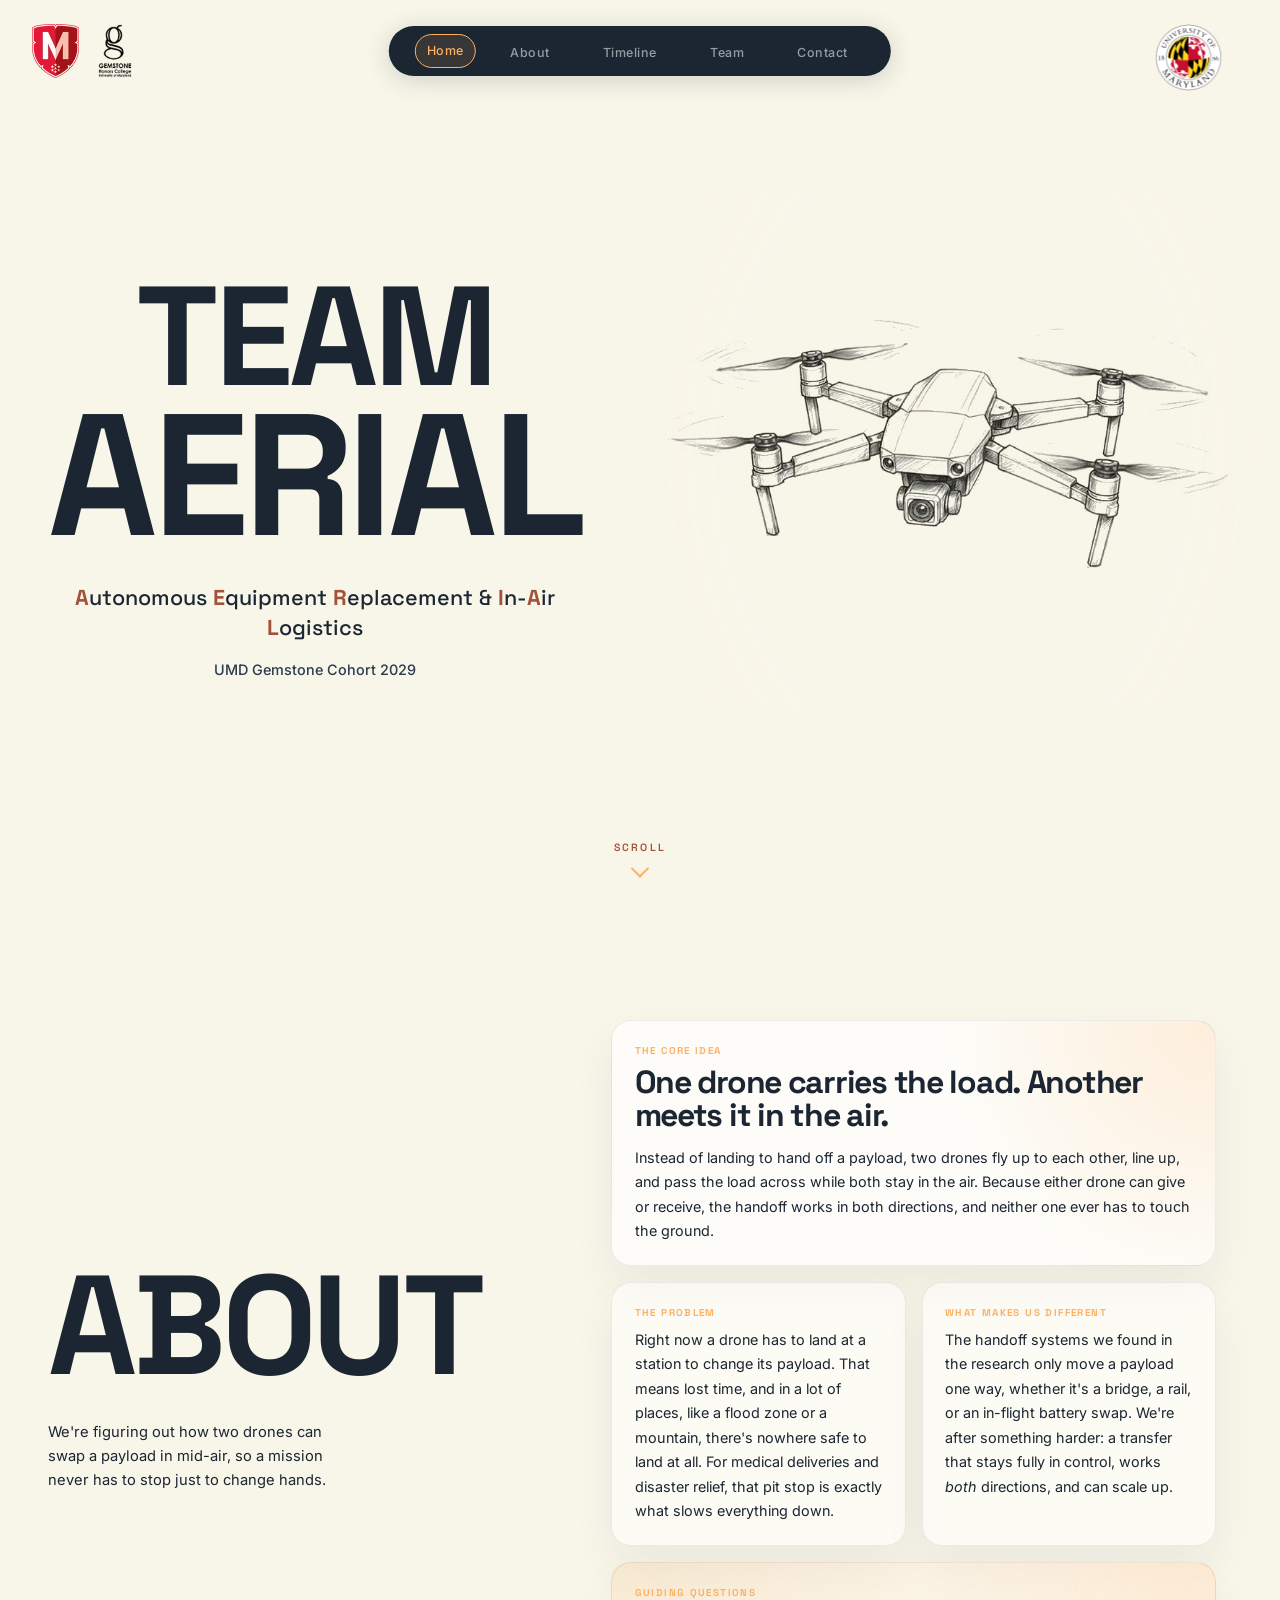
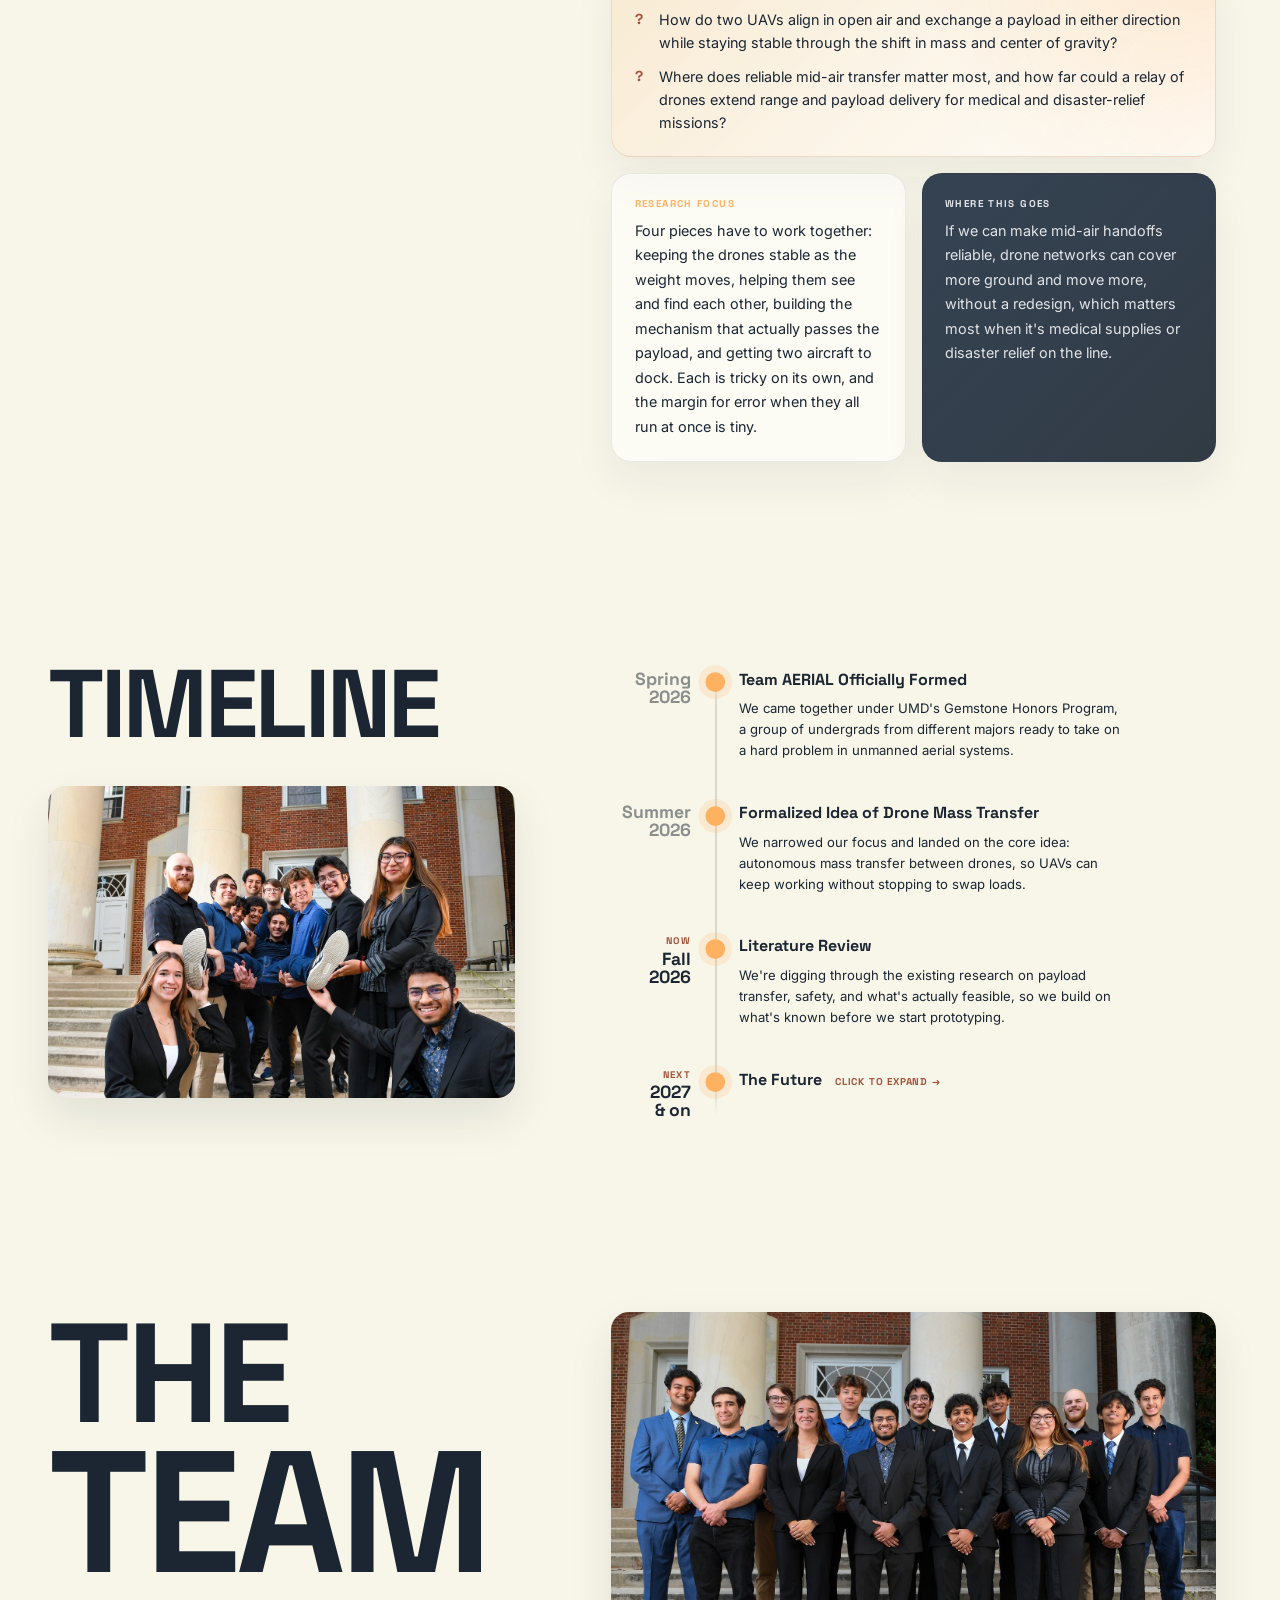
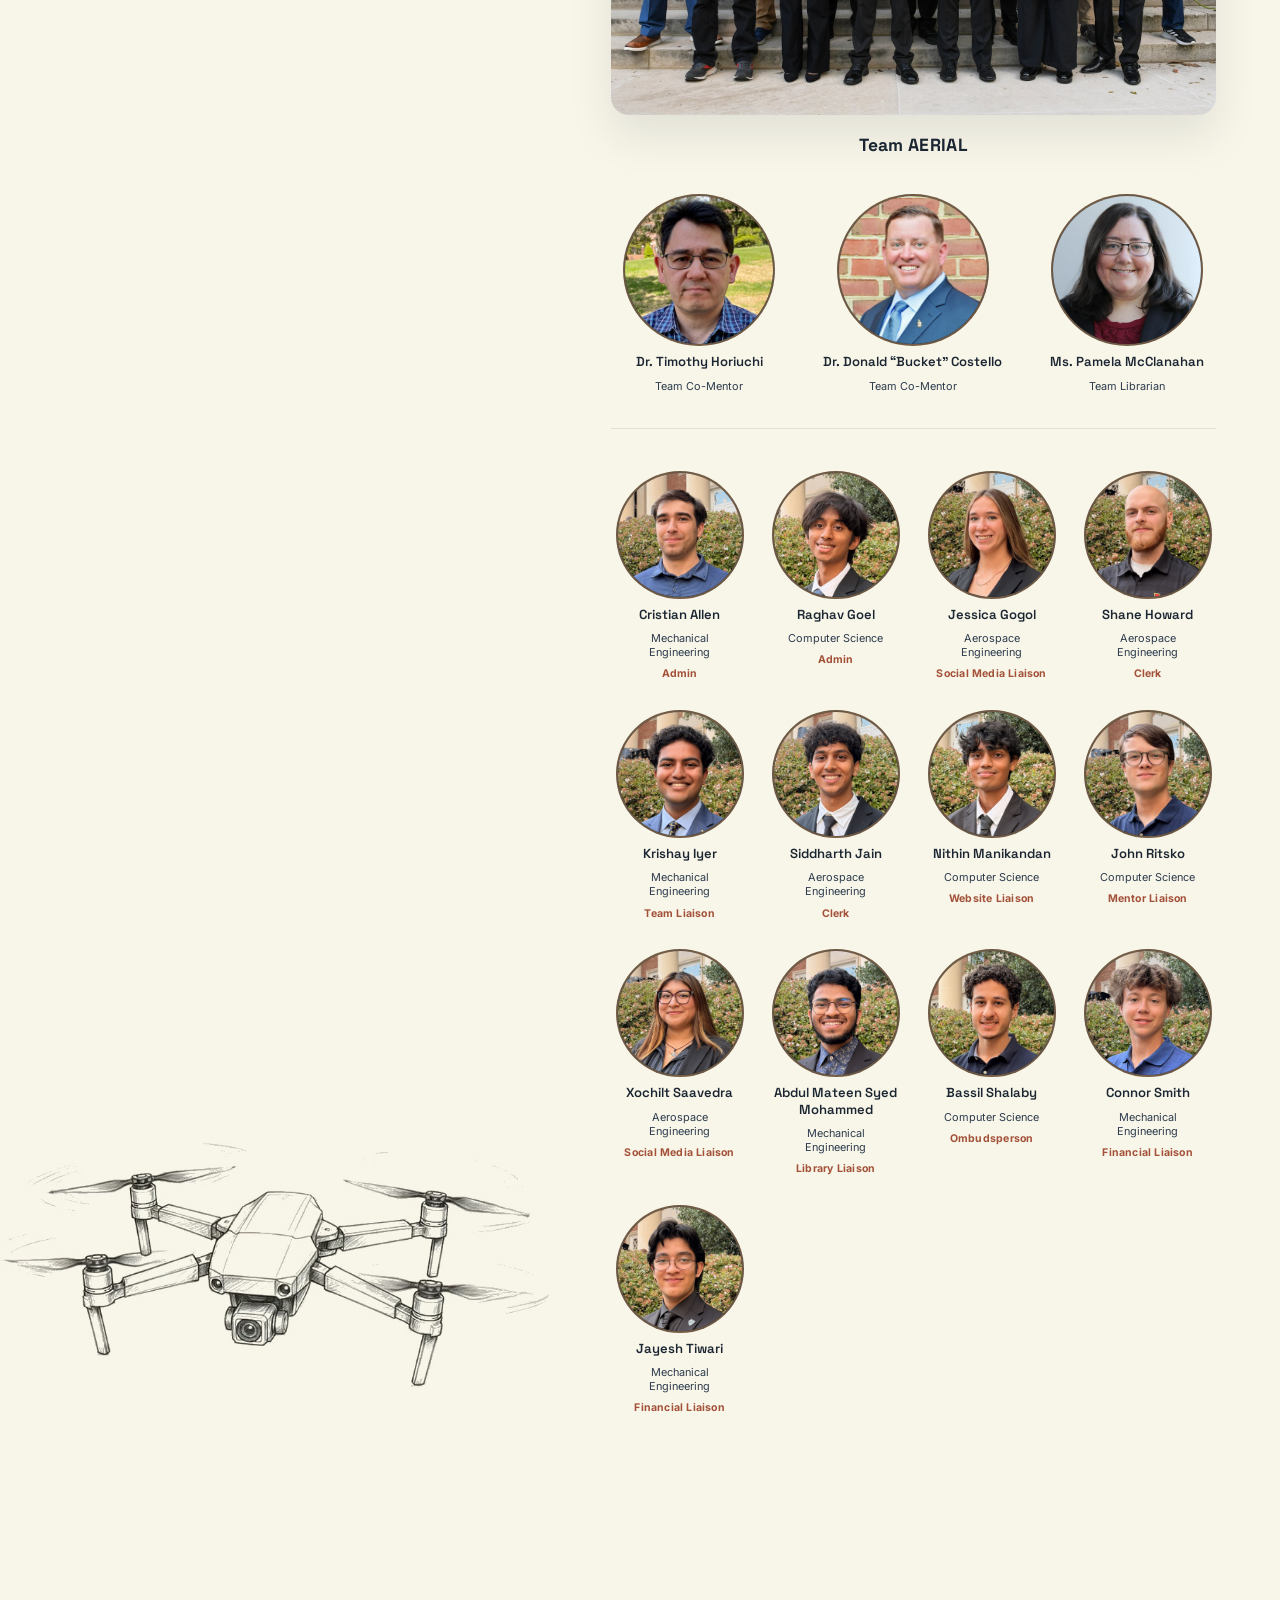
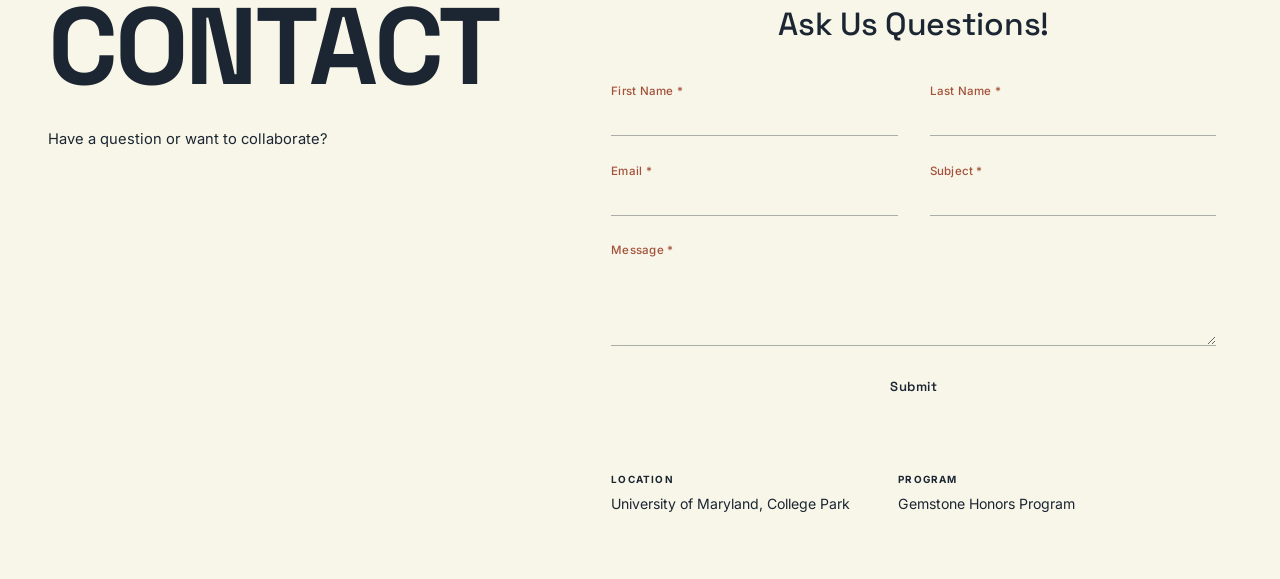
<file: index.html>
<!DOCTYPE html>
<html lang="en">
<head>
  <meta charset="UTF-8" />
  <meta name="viewport" content="width=device-width, initial-scale=1.0" />
  <title>Team AERIAL</title>
  <link rel="stylesheet" href="styles.css?v=8" />
  <link rel="preconnect" href="https://fonts.googleapis.com" />
  <link rel="preconnect" href="https://fonts.gstatic.com" crossorigin />
  <link href="https://fonts.googleapis.com/css2?family=Inter:ital,wght@0,300;0,400;0,500;0,600;0,700;0,800;0,900;1,300;1,700&family=Space+Grotesk:wght@300;400;500;600;700&display=swap" rel="stylesheet" />
</head>
<body class="at-home">

  <!-- HOME HEADER LOGOS (visible on Home only) -->
  <div class="site-header" aria-hidden="false">
    <div class="header-left">
      <img src="honors-college.avif" alt="University of Maryland Honors College" class="header-logo" />
      <img src="g_honors_college SMALL_2.avif" alt="Gemstone Honors College" class="header-logo" />
    </div>
    <div class="header-right">
      <img src="University-of-Maryland-Seal-Logo.png" alt="University of Maryland Seal" class="header-seal" />
    </div>
  </div>

  <!-- NAV -->
  <nav id="navbar">
    <div class="nav-pill">
      <button class="nav-toggle" type="button" aria-expanded="false" aria-controls="navbar" aria-label="Open navigation menu">
        <span class="nav-toggle-label">Menu</span>
        <span></span>
        <span></span>
        <span></span>
      </button>
      <a href="javascript:void(0)" class="nav-logo" data-page="home">Home</a>
      <div class="nav-menu">
        <ul class="nav-left">
          <li><a href="javascript:void(0)" data-page="about">About</a></li>
          <li><a href="javascript:void(0)" data-page="timeline">Timeline</a></li>
          <li><a href="javascript:void(0)" data-page="team">Team</a></li>
          <li><a href="javascript:void(0)" data-page="contact">Contact</a></li>
        </ul>
      </div>
    </div>
  </nav>

  <!-- FULL-SCREEN SCROLL SITE -->
  <div class="site">

    <!-- ── HOME ─────────────────────────────────── -->
    <section class="page" data-page="home" id="home">
      <div class="page-left home-left">
        <div class="hero-titles">
          <div class="hero-word w1">TEAM</div>
          <div class="hero-word w2">AERIAL</div>
        </div>
        <div class="home-copy">
          <p class="home-acronym"><strong>A</strong>utonomous <strong>E</strong>quipment <strong>R</strong>eplacement &amp; <strong>I</strong>n-<strong>A</strong>ir <strong>L</strong>ogistics</p>
          <p class="home-cohort">UMD Gemstone Cohort 2029</p>
        </div>
      </div>
      <div class="page-right">
        <div class="drone-stage">
          <div class="drone-glow"></div>
          <video class="drone-art" src="drone_video_pingpong.mp4" poster="drone_poster.jpg"
            autoplay muted playsinline loop></video>
        </div>
      </div>
      <button class="scroll-prompt" data-goto="about" aria-label="Scroll to About">
        <span>Scroll</span>
        <span class="scroll-chevron"></span>
      </button>
    </section>

    <!-- ── ABOUT ─────────────────────────────────── -->
    <section class="page" data-page="about" id="about">
      <div class="page-left">
        <div class="hero-titles">
          <div class="hero-word w1">ABOUT</div>
        </div>
        <div class="page-sub">
          <p class="page-lead">We're figuring out how two drones can swap a payload in mid-air, so a mission never has to stop just to change hands.</p>
        </div>
      </div>
      <div class="page-right padded">
        <section class="about-panel about-panel-hero about-panel-full">
          <span class="about-section-title">The Core Idea</span>
          <h2 class="about-main-headline">One drone carries the load. Another meets it in the air.</h2>
          <p class="about-body">Instead of landing to hand off a payload, two drones fly up to each other, line up, and pass the load across while both stay in the air. Because either drone can give or receive, the handoff works in both directions, and neither one ever has to touch the ground.</p>
        </section>
        <div class="about-story-grid">
          <section class="about-panel">
            <span class="about-section-title">The Problem</span>
            <p class="about-body">Right now a drone has to land at a station to change its payload. That means lost time, and in a lot of places, like a flood zone or a mountain, there's nowhere safe to land at all. For medical deliveries and disaster relief, that pit stop is exactly what slows everything down.</p>
          </section>
          <section class="about-panel">
            <span class="about-section-title">What Makes Us Different</span>
            <p class="about-body">The handoff systems we found in the research only move a payload one way, whether it's a bridge, a rail, or an in-flight battery swap. We're after something harder: a transfer that stays fully in control, works <em>both</em> directions, and can scale up.</p>
          </section>
        </div>
        <section class="about-panel about-panel-full about-why">
          <span class="about-section-title">Guiding Questions</span>
          <ul class="about-questions">
            <li>How do two UAVs align in open air and exchange a payload in either direction while staying stable through the shift in mass and center of gravity?</li>
            <li>Where does reliable mid-air transfer matter most, and how far could a relay of drones extend range and payload delivery for medical and disaster-relief missions?</li>
          </ul>
        </section>
        <div class="about-story-grid">
          <section class="about-panel">
            <span class="about-section-title">Research Focus</span>
            <p class="about-body">Four pieces have to work together: keeping the drones stable as the weight moves, helping them see and find each other, building the mechanism that actually passes the payload, and getting two aircraft to dock. Each is tricky on its own, and the margin for error when they all run at once is tiny.</p>
          </section>
          <section class="about-panel about-panel-accent">
            <span class="about-section-title">Where This Goes</span>
            <p class="about-body">If we can make mid-air handoffs reliable, drone networks can cover more ground and move more, without a redesign, which matters most when it's medical supplies or disaster relief on the line.</p>
          </section>
        </div>
      </div>
    </section>

    <!-- ── TIMELINE ───────────────────────────────── -->
    <section class="page" data-page="timeline" id="timeline">
      <div class="page-left">
        <div class="hero-titles timeline-titles">
          <div class="hero-word w1 timeline-word">TIMELINE</div>
        </div>
        <div class="page-sub">
          <div class="side-image side-image-timeline">
            <img src="photos/fun.jpg" alt="Team AERIAL" />
          </div>
        </div>
      </div>
      <div class="page-right padded">
        <div class="timeline">
          <div class="tl-line"></div>

          <div class="tl-item">
            <div class="tl-year">Spring<br/>2026</div>
            <div class="tl-dot"></div>
            <div class="tl-card">
              <h3 class="tl-head">Team AERIAL Officially Formed</h3>
              <p class="tl-detail">We came together under UMD's Gemstone Honors Program, a group of undergrads from different majors ready to take on a hard problem in unmanned aerial systems.</p>
            </div>
          </div>

          <div class="tl-item">
            <div class="tl-year">Summer<br/>2026</div>
            <div class="tl-dot"></div>
            <div class="tl-card">
              <h3 class="tl-head">Formalized Idea of Drone Mass Transfer</h3>
              <p class="tl-detail">We narrowed our focus and landed on the core idea: autonomous mass transfer between drones, so UAVs can keep working without stopping to swap loads.</p>
            </div>
          </div>

          <div class="tl-item is-now">
            <div class="tl-year"><span class="tl-nowtag">Now</span>Fall<br/>2026</div>
            <div class="tl-dot"></div>
            <div class="tl-card">
              <h3 class="tl-head">Literature Review</h3>
              <p class="tl-detail">We're digging through the existing research on payload transfer, safety, and what's actually feasible, so we build on what's known before we start prototyping.</p>
            </div>
          </div>

          <div class="tl-item tl-future" id="tlFuture">
            <div class="tl-year"><span class="tl-nowtag">Next</span>2027<br/>&amp; on</div>
            <div class="tl-dot"></div>
            <div class="tl-card">
              <button class="tl-future-toggle" type="button" aria-expanded="false" aria-controls="tlFutureList">
                <h3 class="tl-head">The Future</h3>
                <span class="tl-future-hint">Click to expand →</span>
              </button>
              <div class="tl-future-list" id="tlFutureList">
                <div class="tl-fut"><span class="tl-fut-term">Spring 2027</span><span class="tl-fut-title">Research Proposal &amp; Library Awards</span></div>
                <div class="tl-fut"><span class="tl-fut-term">Summer 2027</span><span class="tl-fut-title">Preliminary Simulation &amp; Design</span></div>
                <div class="tl-fut"><span class="tl-fut-term">Fall 2027</span><span class="tl-fut-title">Ground Testing &amp; Present @ Do Good Showcase</span></div>
                <div class="tl-fut"><span class="tl-fut-term">Spring 2028</span><span class="tl-fut-title">Drone Optimization &amp; Present @ Undergraduate Research Day</span></div>
                <div class="tl-fut"><span class="tl-fut-term">Summer 2028</span><span class="tl-fut-title">Final Design &amp; Testing</span></div>
                <div class="tl-fut"><span class="tl-fut-term">Fall 2028</span><span class="tl-fut-title">Complete Drone Implementation &amp; Draft Thesis</span></div>
                <div class="tl-fut"><span class="tl-fut-term">Spring 2029</span><span class="tl-fut-title">Thesis Defense</span></div>
              </div>
            </div>
          </div>

        </div>
      </div>
    </section>

    <!-- ── TEAM ───────────────────────────────────── -->
    <section class="page" data-page="team" id="team">
      <div class="page-left">
        <div class="hero-titles">
          <div class="hero-word w1">THE</div>
          <div class="hero-word w2">TEAM</div>
        </div>
      </div>
      <div class="team-drone-stage">
        <div class="team-drone-mover">
          <video class="drone-art team-drone" src="drone_video_pingpong.mp4" poster="drone_poster.jpg"
            autoplay muted playsinline loop></video>
        </div>
      </div>
      <div class="page-right padded">
        <div class="team-photo">
          <img src="photos/team.jpg" alt="Team AERIAL group photo" />
        </div>
        <div class="team-photo-label">Team AERIAL</div>

        <div class="mentor-row">
          <div class="person">
            <div class="person-av"><img src="photos/timothy.jpg" alt="Dr. Timothy Horiuchi" /></div>
            <span class="person-name">Dr. Timothy Horiuchi</span>
            <span class="person-role">Team Co-Mentor</span>
          </div>
          <div class="person">
            <div class="person-av"><img src="photos/donald.jpg" alt="Dr. Donald Costello" /></div>
            <span class="person-name">Dr. Donald &ldquo;Bucket&rdquo; Costello</span>
            <span class="person-role">Team Co-Mentor</span>
          </div>
          <div class="person">
            <div class="person-av"><img src="photos/pam.jpg" alt="Dr. Pamela McClanahan" /></div>
            <span class="person-name">Ms. Pamela McClanahan</span>
            <span class="person-role">Team Librarian</span>
          </div>
        </div>

        <div class="student-grid">
          <div class="person"><div class="person-av"><img src="photos/cristian.jpg" alt="Cristian Allen" /></div><span class="person-name">Cristian Allen</span><span class="person-role">Mechanical Engineering</span><span class="person-team">Admin</span></div>
          <div class="person"><div class="person-av"><img src="photos/raghav.jpg" alt="Raghav Goel" /></div><span class="person-name">Raghav Goel</span><span class="person-role">Computer Science</span><span class="person-team">Admin</span></div>
          <div class="person"><div class="person-av"><img src="photos/jessica.jpg" alt="Jessica Gogol" /></div><span class="person-name">Jessica Gogol</span><span class="person-role">Aerospace Engineering</span><span class="person-team">Social Media Liaison</span></div>
          <div class="person"><div class="person-av"><img src="photos/shane.jpg" alt="Shane Howard" /></div><span class="person-name">Shane Howard</span><span class="person-role">Aerospace Engineering</span><span class="person-team">Clerk</span></div>
          <div class="person"><div class="person-av"><img src="photos/krishay.jpg" alt="Krishay Iyer" /></div><span class="person-name">Krishay Iyer</span><span class="person-role">Mechanical Engineering</span><span class="person-team">Team Liaison</span></div>
          <div class="person"><div class="person-av"><img src="photos/siddharth.jpg" alt="Siddharth Jain" /></div><span class="person-name">Siddharth Jain</span><span class="person-role">Aerospace Engineering</span><span class="person-team">Clerk</span></div>
          <div class="person"><div class="person-av"><img src="photos/nithin.jpg" alt="Nithin Manikandan" /></div><span class="person-name">Nithin Manikandan</span><span class="person-role">Computer Science</span><span class="person-team">Website Liaison</span></div>
          <div class="person"><div class="person-av"><img src="photos/john.jpg" alt="John Ritsko" /></div><span class="person-name">John Ritsko</span><span class="person-role">Computer Science</span><span class="person-team">Mentor Liaison</span></div>
          <div class="person"><div class="person-av"><img src="photos/xochilt.jpg" alt="Xochilt Saavedra" /></div><span class="person-name">Xochilt Saavedra</span><span class="person-role">Aerospace Engineering</span><span class="person-team">Social Media Liaison</span></div>
          <div class="person"><div class="person-av"><img src="photos/abdul.jpg" alt="Abdul Mateen Syed Mohammed" /></div><span class="person-name">Abdul Mateen Syed Mohammed</span><span class="person-role">Mechanical Engineering</span><span class="person-team">Library Liaison</span></div>
          <div class="person"><div class="person-av"><img src="photos/bassil.jpg" alt="Bassil Shalaby" /></div><span class="person-name">Bassil Shalaby</span><span class="person-role">Computer Science</span><span class="person-team">Ombudsperson</span></div>
          <div class="person"><div class="person-av"><img src="photos/connor.jpg" alt="Connor Smith" /></div><span class="person-name">Connor Smith</span><span class="person-role">Mechanical Engineering</span><span class="person-team">Financial Liaison</span></div>
          <div class="person"><div class="person-av"><img src="photos/jayesh.jpg" alt="Jayesh Tiwari" /></div><span class="person-name">Jayesh Tiwari</span><span class="person-role">Mechanical Engineering</span><span class="person-team">Financial Liaison</span></div>
        </div>
      </div>
    </section>

    <!-- ── CONTACT ────────────────────────────────── -->
    <section class="page" data-page="contact" id="contact">
      <div class="page-left">
        <div class="hero-titles">
          <div class="hero-word w1">CONTACT</div>
        </div>
        <div class="page-sub">
          <p class="page-lead">Have a question or want to collaborate?</p>
        </div>
      </div>
      <div class="page-right padded contact-right">
        <form class="contact-form" id="contactForm" action="https://api.web3forms.com/submit" method="POST" novalidate>
          <h2 class="form-title">Ask Us Questions!</h2>
          <input type="hidden" name="access_key" value="6cb72a84-5d3e-46ae-b486-346ec398eb25" />
          <input type="hidden" name="name" id="cf-name" />
          <input type="hidden" name="from_name" value="Team AERIAL Website" />
          <input type="checkbox" name="botcheck" class="hp-field" tabindex="-1" autocomplete="off" aria-hidden="true" />
          <div class="form-grid">
            <div class="form-field">
              <label for="cf-first">First Name <span>*</span></label>
              <input type="text" id="cf-first" name="first" required />
            </div>
            <div class="form-field">
              <label for="cf-last">Last Name <span>*</span></label>
              <input type="text" id="cf-last" name="last" required />
            </div>
            <div class="form-field">
              <label for="cf-email">Email <span>*</span></label>
              <input type="email" id="cf-email" name="email" required />
            </div>
            <div class="form-field">
              <label for="cf-subject">Subject <span>*</span></label>
              <input type="text" id="cf-subject" name="subject" required />
            </div>
            <div class="form-field form-field-wide">
              <label for="cf-message">Message <span>*</span></label>
              <textarea id="cf-message" name="message" rows="4" required></textarea>
            </div>
          </div>
          <div class="form-actions">
            <button type="submit" class="form-submit">Submit</button>
          </div>
        </form>

        <div class="contact-lower">
          <div class="contact-details">
            <div class="cd-item">
              <span class="cd-label">Location</span>
              <p>University of Maryland, College Park</p>
            </div>
            <div class="cd-item">
              <span class="cd-label">Program</span>
              <p>Gemstone Honors Program</p>
            </div>
          </div>
        </div>
      </div>
    </section>

  </div><!-- /site -->

  <script src="script.js?v=4"></script>
</body>
</html>
</file>
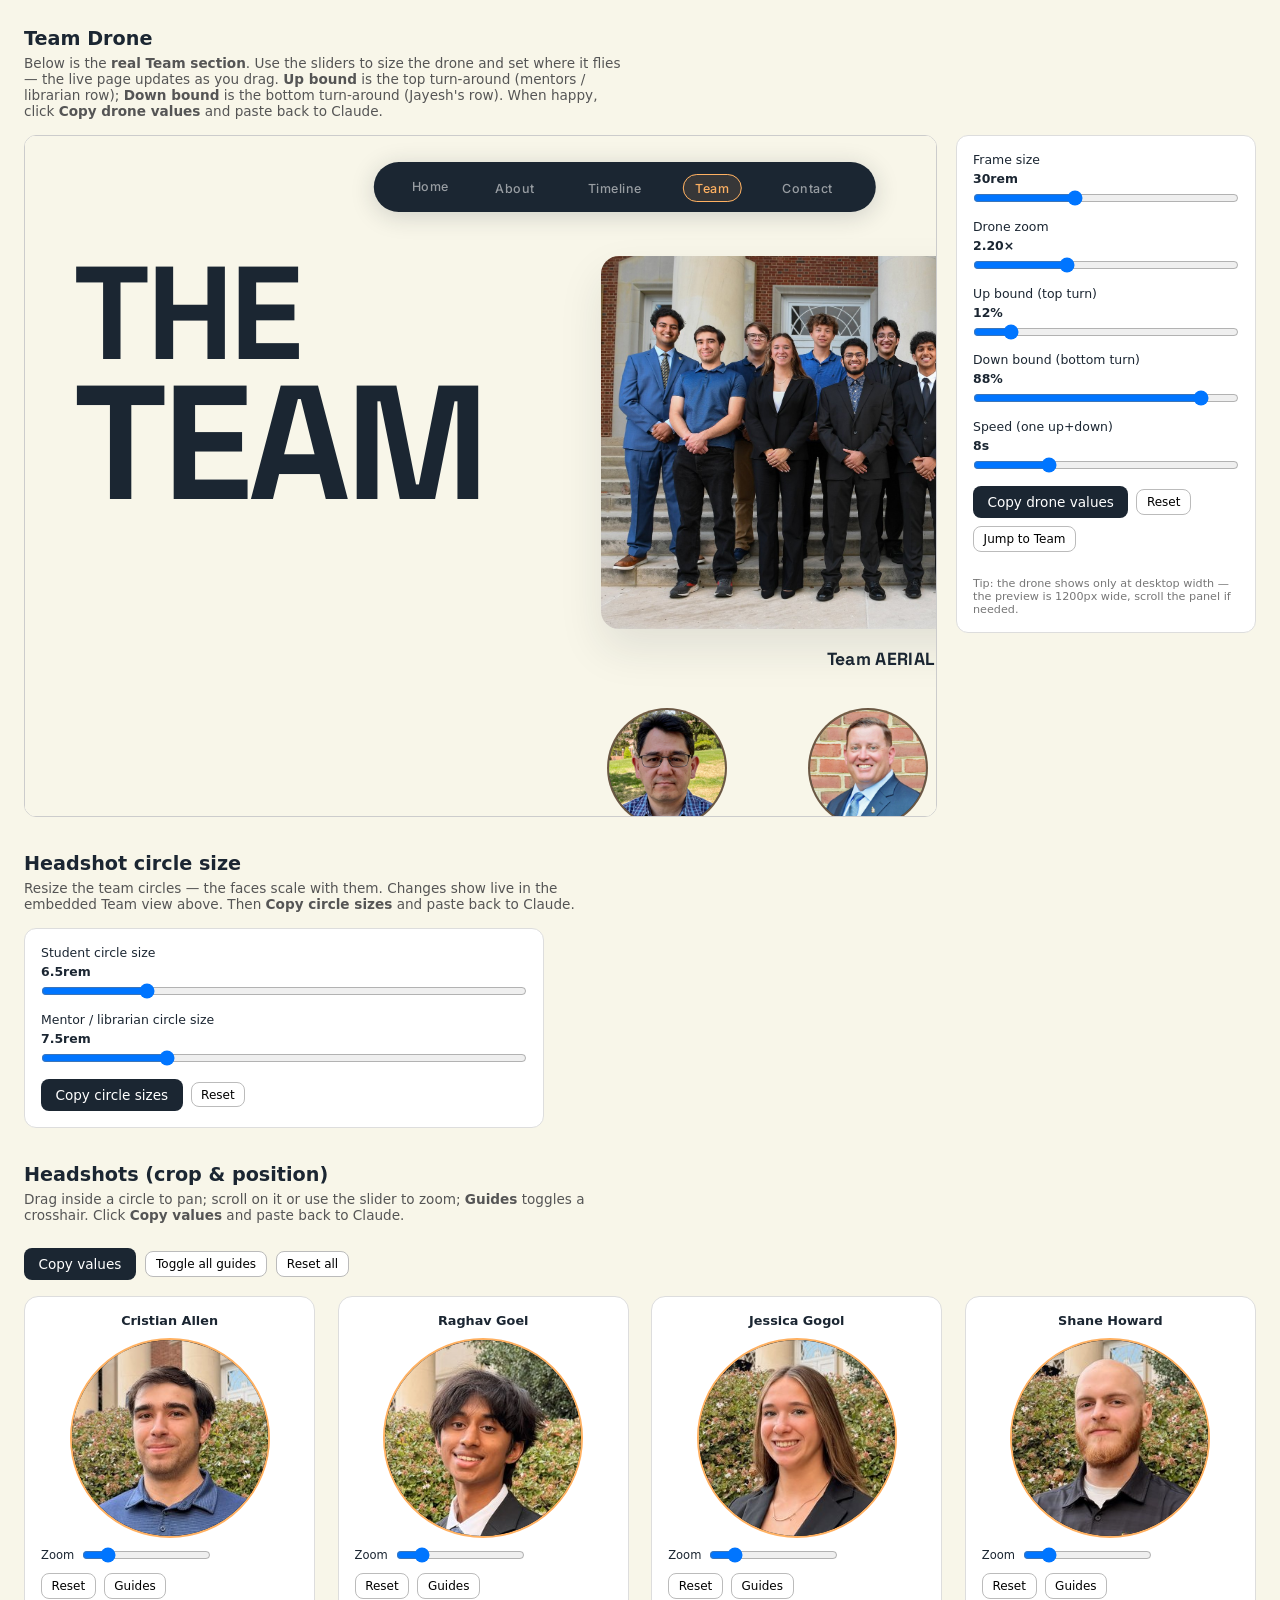
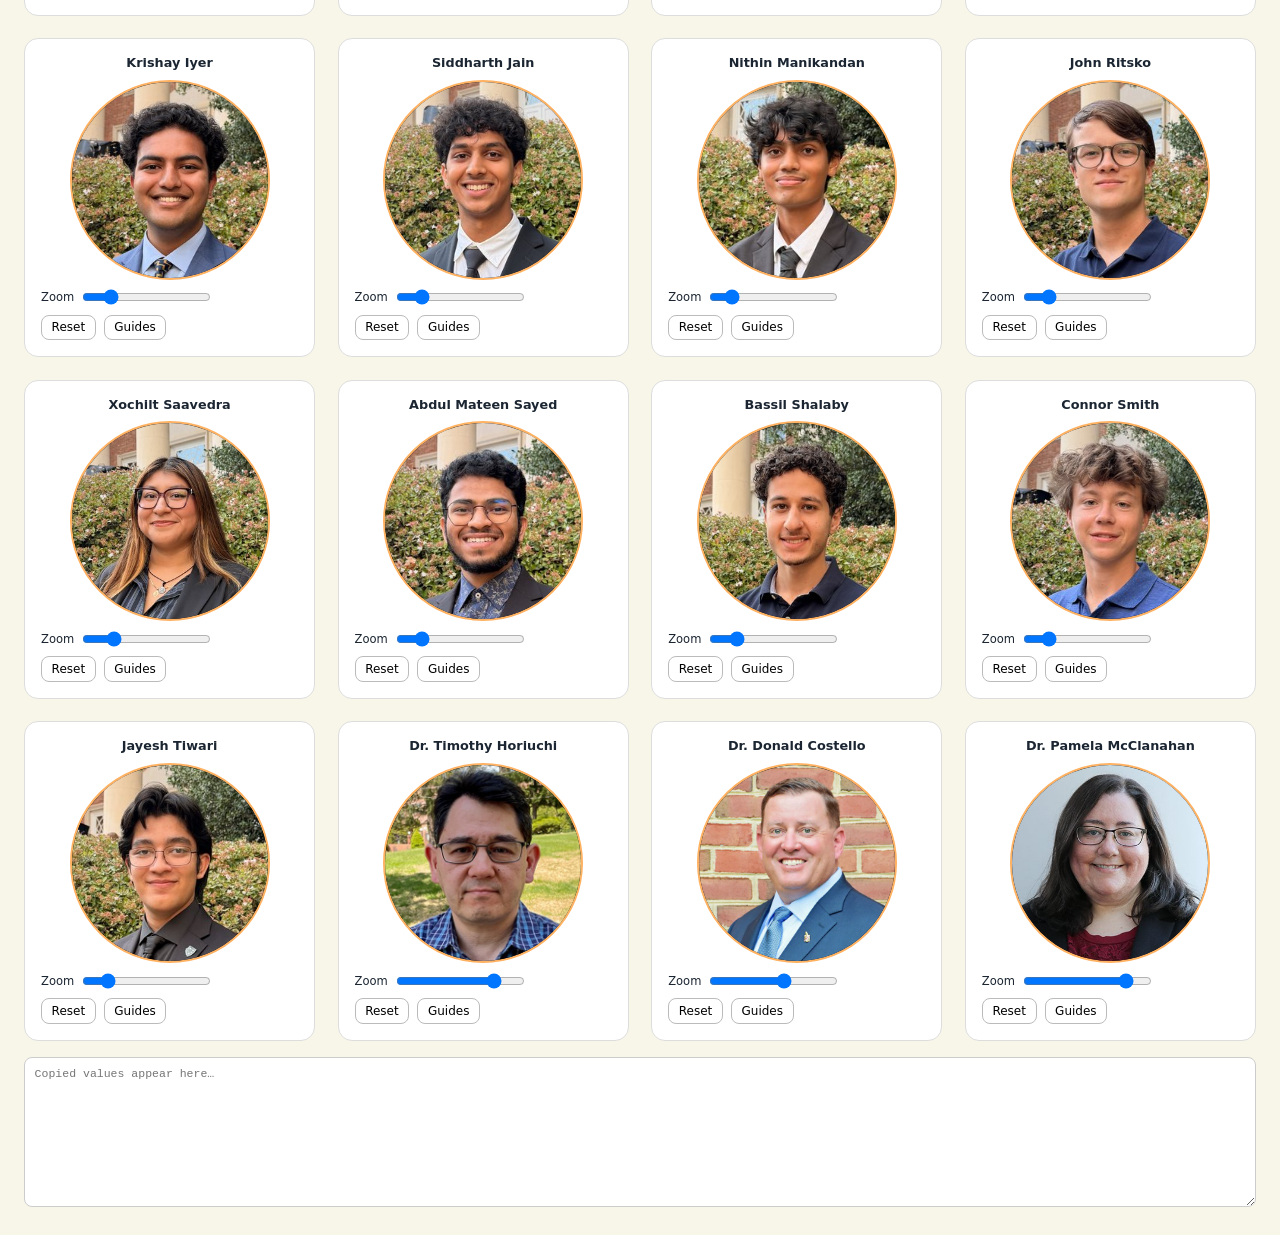
<file: adjust.html>
<!DOCTYPE html>
<html lang="en">
<head>
<meta charset="UTF-8" />
<meta name="viewport" content="width=device-width, initial-scale=1.0" />
<title>Headshot &amp; Drone Adjuster</title>
<style>
  :root{--flame:#FFB162;--abyssal:#1B2632;--pal:#F8F6E9;}
  *{box-sizing:border-box;margin:0;padding:0;}
  body{font-family:Inter,system-ui,sans-serif;background:var(--pal);color:var(--abyssal);padding:1.5rem;}
  h1{font-size:1.2rem;margin:.2rem 0 .3rem;}
  p.help{font-size:.85rem;color:#555;margin-bottom:1rem;max-width:70ch;}
  button{font:inherit;font-size:.75rem;padding:.3rem .6rem;border:1px solid #bbb;border-radius:8px;background:#fff;cursor:pointer;}
  button:hover{background:#f0f0f0;}
  .primary{background:var(--abyssal);color:#fff;border:none;padding:.5rem .9rem;font-size:.85rem;}
  .hint{font-size:.7rem;color:#777;}
  textarea{width:100%;height:150px;margin-top:1rem;font-family:ui-monospace,monospace;font-size:.72rem;padding:.6rem;border:1px solid #ccc;border-radius:8px;}

  /* ---- Drone panel ---- */
  .drone-panel{display:flex;gap:1.2rem;flex-wrap:wrap;align-items:flex-start;margin-bottom:2.2rem;}
  .frame-wrap{flex:1;min-width:320px;border:1px solid #ccc;border-radius:12px;overflow:auto;background:#fff;}
  iframe{width:1200px;height:680px;border:0;display:block;}
  .drone-ctrls{width:300px;flex:none;display:flex;flex-direction:column;gap:.8rem;background:#fff;border:1px solid #ddd;border-radius:12px;padding:1rem;position:sticky;top:1rem;}
  .drone-ctrls label{font-size:.78rem;display:flex;flex-direction:column;gap:.25rem;}
  .drone-ctrls .val{font-weight:600;}
  .drone-ctrls input[type=range]{width:100%;}
  .btnrow{display:flex;gap:.5rem;align-items:center;flex-wrap:wrap;}

  /* ---- Headshot grid ---- */
  .grid{display:grid;grid-template-columns:repeat(auto-fill,minmax(230px,1fr));gap:1.4rem;}
  .card{background:#fff;border:1px solid #ddd;border-radius:14px;padding:1rem;display:flex;flex-direction:column;align-items:center;gap:.6rem;}
  .name{font-size:.8rem;font-weight:600;text-align:center;}
  .circle{width:200px;height:200px;border-radius:50%;overflow:hidden;position:relative;border:2px solid var(--flame);background:#000;cursor:grab;touch-action:none;}
  .circle.dragging{cursor:grabbing;}
  .circle img{position:absolute;user-select:none;-webkit-user-drag:none;pointer-events:none;}
  .circle::after{content:"";position:absolute;inset:0;pointer-events:none;
    background:linear-gradient(to right,transparent 49%,rgba(255,80,0,.5) 49%,rgba(255,80,0,.5) 51%,transparent 51%),
               linear-gradient(to bottom,transparent 49%,rgba(0,150,255,.5) 49%,rgba(0,150,255,.5) 51%,transparent 51%);
    opacity:0;transition:opacity .2s;}
  .circle.guides::after{opacity:1;}
  .row{display:flex;align-items:center;gap:.5rem;width:100%;font-size:.72rem;}
  .bar{position:sticky;top:0;background:var(--pal);padding:.6rem 0 1rem;z-index:5;display:flex;gap:.6rem;align-items:center;flex-wrap:wrap;}
</style>
</head>
<body>

<h1>Team Drone</h1>
<p class="help">Below is the <b>real Team section</b>. Use the sliders to size the drone and set where it flies — the live page updates as you drag. <b>Up bound</b> is the top turn-around (mentors / librarian row); <b>Down bound</b> is the bottom turn-around (Jayesh's row). When happy, click <b>Copy drone values</b> and paste back to Claude.</p>
<div class="drone-panel">
  <div class="frame-wrap">
    <iframe id="site" src="index.html#team"></iframe>
  </div>
  <div class="drone-ctrls">
    <label>Frame size <span class="val" id="vFrame"></span>
      <input type="range" id="cFrame" min="12" max="60" step="0.5"></label>
    <label>Drone zoom <span class="val" id="vZoom"></span>
      <input type="range" id="cZoom" min="1" max="4.5" step="0.05"></label>
    <label>Up bound (top turn) <span class="val" id="vUp"></span>
      <input type="range" id="cUp" min="0" max="100" step="1"></label>
    <label>Down bound (bottom turn) <span class="val" id="vDown"></span>
      <input type="range" id="cDown" min="0" max="100" step="1"></label>
    <label>Speed (one up+down) <span class="val" id="vSpeed"></span>
      <input type="range" id="cSpeed" min="2" max="24" step="0.5"></label>
    <div class="btnrow">
      <button class="primary" id="droneCopy">Copy drone values</button>
      <button id="droneReset">Reset</button>
      <button id="rescroll">Jump to Team</button>
    </div>
    <span class="hint" id="droneStatus"></span>
    <p class="hint">Tip: the drone shows only at desktop width — the preview is 1200px wide, scroll the panel if needed.</p>
  </div>
</div>

<h1>Headshot circle size</h1>
<p class="help">Resize the team circles — the faces scale with them. Changes show live in the embedded Team view above. Then <b>Copy circle sizes</b> and paste back to Claude.</p>
<div class="drone-panel">
  <div class="drone-ctrls" style="width:100%;max-width:520px;">
    <label>Student circle size <span class="val" id="vAvS"></span>
      <input type="range" id="cAvS" min="4" max="16" step="0.25"></label>
    <label>Mentor / librarian circle size <span class="val" id="vAvM"></span>
      <input type="range" id="cAvM" min="4" max="18" step="0.25"></label>
    <div class="btnrow">
      <button class="primary" id="avCopy">Copy circle sizes</button>
      <button id="avReset">Reset</button>
      <span class="hint" id="avStatus"></span>
    </div>
  </div>
</div>

<h1>Headshots (crop &amp; position)</h1>
<p class="help">Drag inside a circle to pan; scroll on it or use the slider to zoom; <b>Guides</b> toggles a crosshair. Click <b>Copy values</b> and paste back to Claude.</p>
<div class="bar">
  <button class="primary" id="copy">Copy values</button>
  <button id="toggleGuides">Toggle all guides</button>
  <button id="reset">Reset all</button>
  <span class="hint" id="status"></span>
</div>
<div class="grid" id="grid"></div>
<textarea id="out" readonly placeholder="Copied values appear here…"></textarea>

<script>
/* ============ TEAM DRONE (live over the real page) ============ */
const DDEF={frame:30, zoom:2.2, up:12, down:88, speed:8};
const drone=Object.assign({}, DDEF);
try{Object.assign(drone, JSON.parse(localStorage.getItem("droneadj")||"{}"));}catch(e){}
const site=document.getElementById("site");
const C={frame:cFrame,zoom:cZoom,up:cUp,down:cDown,speed:cSpeed};
const V={frame:vFrame,zoom:vZoom,up:vUp,down:vDown,speed:vSpeed};

function droneEl(){ try{return site.contentDocument.querySelector(".team-drone-mover");}catch(e){return null;} }
function applyDrone(){
  const el=droneEl(); if(!el) return;
  el.style.setProperty("--frame", drone.frame+"rem");
  el.style.setProperty("--zoom", drone.zoom);
  el.style.setProperty("--up", drone.up+"%");
  el.style.setProperty("--down", drone.down+"%");
  el.style.setProperty("--speed", drone.speed+"s");
}
function dSave(){try{localStorage.setItem("droneadj",JSON.stringify(drone));}catch(e){}}
function dSync(){
  for(const k in C){C[k].value=drone[k];}
  V.frame.textContent=drone.frame+"rem"; V.zoom.textContent=drone.zoom.toFixed(2)+"×";
  V.up.textContent=drone.up+"%"; V.down.textContent=drone.down+"%"; V.speed.textContent=drone.speed+"s";
  applyDrone();
}
for(const k in C){C[k].addEventListener("input",()=>{drone[k]=parseFloat(C[k].value);dSync();dSave();});}
droneReset.onclick=()=>{Object.assign(drone,DDEF);dSync();dSave();};
function toTeam(){ try{const d=site.contentDocument.getElementById("team"); if(d) d.scrollIntoView();}catch(e){} }
rescroll.onclick=toTeam;
site.addEventListener("load",()=>{ setTimeout(()=>{toTeam(); applyDrone();}, 300); });
droneCopy.onclick=async()=>{
  const txt=`  --frame: ${drone.frame}rem;\n  --zoom: ${drone.zoom};\n  --up: ${drone.up}%;\n  --down: ${drone.down}%;\n  --speed: ${drone.speed}s;`;
  out.value=txt;
  try{await navigator.clipboard.writeText(txt);droneStatus.textContent="Copied — paste to Claude.";}
  catch(e){droneStatus.textContent="Select the text below to copy.";}
};
dSync();

/* ============ HEADSHOT CIRCLE SIZE (live on iframe) ============ */
const AVDEF={s:6.5,m:7.5}; const av=Object.assign({},AVDEF);
try{Object.assign(av,JSON.parse(localStorage.getItem("avadj")||"{}"));}catch(e){}
function applyAv(){ try{const d=site.contentDocument.documentElement;
  d.style.setProperty("--av-student",av.s+"rem"); d.style.setProperty("--av-mentor",av.m+"rem");}catch(e){} }
function avSync(){ cAvS.value=av.s; cAvM.value=av.m; vAvS.textContent=av.s+"rem"; vAvM.textContent=av.m+"rem"; applyAv(); }
function avSave(){try{localStorage.setItem("avadj",JSON.stringify(av));}catch(e){}}
cAvS.addEventListener("input",()=>{av.s=parseFloat(cAvS.value);avSync();avSave();});
cAvM.addEventListener("input",()=>{av.m=parseFloat(cAvM.value);avSync();avSave();});
avReset.onclick=()=>{Object.assign(av,AVDEF);avSync();avSave();};
avCopy.onclick=async()=>{const t=`  --av-student: ${av.s}rem;\n  --av-mentor: ${av.m}rem;`;
  out.value=t; try{await navigator.clipboard.writeText(t);avStatus.textContent="Copied — paste to Claude.";}
  catch(e){avStatus.textContent="Select the text below to copy.";}};
site.addEventListener("load",()=>setTimeout(applyAv,350));
avSync();

/* ============ HEADSHOTS ============ */
const SRC={
 cristian:["Cristian.HEIC",0.454,0.500,0.260], raghav:["Raghav.HEIC",0.511,0.410,0.260],
 jessica:["Jessica.HEIC",0.502,0.518,0.260], shane:["Shane.HEIC",0.489,0.515,0.260],
 krishay:["Krishay.HEIC",0.468,0.517,0.280], siddharth:["Sid.HEIC",0.489,0.541,0.260],
 nithin:["Nithin.HEIC",0.523,0.475,0.235], john:["John.HEIC",0.450,0.410,0.260],
 xochilt:["Xochilt.HEIC",0.510,0.452,0.305], abdul:["Abdul.HEIC",0.495,0.459,0.260],
 bassil:["Bassil.HEIC",0.489,0.378,0.275], connor:["Connor.HEIC",0.455,0.474,0.260],
 jayesh:["Jayesh.HEIC",0.490,0.458,0.260], timothy:["Timothy.jpg",0.498,0.419,0.825],
 donald:["Donald.jpg",0.454,0.330,0.640], pam:["Pam.png",0.520,0.454,0.860],
};
const NAMES={cristian:"Cristian Allen",raghav:"Raghav Goel",jessica:"Jessica Gogol",shane:"Shane Howard",
 krishay:"Krishay Iyer",siddharth:"Siddharth Jain",nithin:"Nithin Manikandan",john:"John Ritsko",
 xochilt:"Xochilt Saavedra",abdul:"Abdul Mateen Sayed",bassil:"Bassil Shalaby",connor:"Connor Smith",
 jayesh:"Jayesh Tiwari",timothy:"Dr. Timothy Horiuchi",donald:"Dr. Donald Costello",pam:"Dr. Pamela McClanahan"};
const CC=200;
const state={};
try{const s=JSON.parse(localStorage.getItem("hsadj")||"{}");Object.assign(state,s);}catch(e){}

function layout(k){
  const st=state[k]; if(!st.nw) return;
  const kpx=CC/(st.scale*st.nh);
  st.img.style.width=(st.nw*kpx)+"px"; st.img.style.height=(st.nh*kpx)+"px";
  st.img.style.left=(CC/2 - st.cx*st.nw*kpx)+"px";
  st.img.style.top =(CC/2 - st.cy*st.nh*kpx)+"px";
}
function save(){const o={};for(const k in state){const s=state[k];o[k]={cx:s.cx,cy:s.cy,scale:s.scale};}
  try{localStorage.setItem("hsadj",JSON.stringify(o));}catch(e){}}

function makeCard(k){
  const [fn,cx0,cy0,sc0]=SRC[k];
  const saved=state[k]||{};
  state[k]={cx:saved.cx??cx0, cy:saved.cy??cy0, scale:saved.scale??sc0, nw:0,nh:0,img:null};
  const card=document.createElement("div");card.className="card";
  card.innerHTML=`<div class="name">${NAMES[k]}</div>
    <div class="circle" data-k="${k}"><img src="photos/src/${k}.jpg" alt=""></div>
    <div class="row">Zoom <input type="range" min="0.12" max="1" step="0.005" data-zoom="${k}"></div>
    <div class="row"><button data-reset="${k}">Reset</button><button data-guide="${k}">Guides</button></div>`;
  grid.appendChild(card);
  const circle=card.querySelector(".circle"), img=card.querySelector("img"),
        zoom=card.querySelector("[data-zoom]");
  state[k].img=img; zoom.value=state[k].scale;
  img.onload=()=>{state[k].nw=img.naturalWidth;state[k].nh=img.naturalHeight;layout(k);};
  let drag=null;
  circle.addEventListener("pointerdown",e=>{drag={x:e.clientX,y:e.clientY};circle.classList.add("dragging");circle.setPointerCapture(e.pointerId);});
  circle.addEventListener("pointermove",e=>{
    if(!drag)return; const st=state[k]; const kpx=CC/(st.scale*st.nh);
    st.cx-=(e.clientX-drag.x)/(st.nw*kpx); st.cy-=(e.clientY-drag.y)/(st.nh*kpx);
    drag={x:e.clientX,y:e.clientY}; layout(k);
  });
  const end=()=>{if(drag){drag=null;circle.classList.remove("dragging");save();}};
  circle.addEventListener("pointerup",end); circle.addEventListener("pointercancel",end);
  circle.addEventListener("wheel",e=>{e.preventDefault();const st=state[k];
    st.scale=Math.min(1,Math.max(0.12, st.scale*(e.deltaY>0?1.05:0.95)));
    zoom.value=st.scale; layout(k); save();},{passive:false});
  zoom.addEventListener("input",()=>{state[k].scale=parseFloat(zoom.value);layout(k);save();});
  card.querySelector("[data-reset]").onclick=()=>{state[k].cx=cx0;state[k].cy=cy0;state[k].scale=sc0;zoom.value=sc0;layout(k);save();};
  card.querySelector("[data-guide]").onclick=()=>circle.classList.toggle("guides");
}
Object.keys(SRC).forEach(makeCard);
toggleGuides.onclick=()=>document.querySelectorAll(".circle").forEach(c=>c.classList.toggle("guides"));
reset.onclick=()=>{localStorage.removeItem("hsadj");location.reload();};
copy.onclick=async()=>{
  let lines=[];
  for(const k in SRC){const s=state[k];const fn=SRC[k][0];
    lines.push(` "${k}":`.padEnd(13)+`("${fn}",${s.cx.toFixed(3)},${s.cy.toFixed(3)},${s.scale.toFixed(3)},1.0),`);}
  out.value=lines.join("\n");
  try{await navigator.clipboard.writeText(out.value);status.textContent="Copied — paste to Claude.";}
  catch(e){status.textContent="Select the text below to copy.";}
};
</script>
</body>
</html>
</file>
<file: styles.css>
/* ── Palette ──────────────────────────────────── */
:root {
  --palladian:  #F8F6E9;
  --oatmeal:    #C9C1B1;
  --blue-fant:  #2C3B4D;
  --flame:      #FFB162;
  --truffle:    #A35139;
  --abyssal:    #1B2632;
  --white:      #ffffff;
  --font:  'Inter', sans-serif;
  --font2: 'Space Grotesk', sans-serif;
  --radius: 14px;
  --ease-smooth: cubic-bezier(0.22, 1, 0.36, 1);
  --ease-soft: cubic-bezier(0.33, 1, 0.68, 1);
  --av-student: 8rem;     /* student headshot circle size (tunable in adjust.html) */
  --av-mentor: 9.5rem;    /* mentor/librarian headshot circle size */
}

/* ── Reset ────────────────────────────────────── */
*, *::before, *::after { box-sizing: border-box; margin: 0; padding: 0; }
html { scroll-behavior: smooth; }
html, body { width: 100%; overflow-x: hidden; }
body {
  font-family: var(--font);
  background:
    radial-gradient(circle at top left, rgba(255,177,98,0.12), transparent 28%),
    radial-gradient(circle at 85% 20%, rgba(44,59,77,0.06), transparent 24%),
    var(--palladian);
  color: var(--abyssal);
  line-height: 1.6;
  overflow-x: hidden;
}
a { text-decoration: none; color: inherit; }
ul { list-style: none; }
em { font-style: italic; }
video, img { display: block; max-width: 100%; }

/* ── HOME HEADER LOGOS ────────────────────────── */
.site-header {
  position: fixed; top: 0; left: 0; right: 0;
  z-index: 998;
  display: flex; align-items: flex-start; justify-content: space-between;
  padding: 1.5rem 2rem;
  pointer-events: none;
  opacity: 0;
  transition: opacity 0.5s var(--ease-smooth);
}
body.at-home .site-header { opacity: 1; }
.header-left { display: flex; align-items: center; gap: 1rem; }
.header-logo { height: 3.4rem; width: auto; }
.header-seal { height: 4.2rem; width: auto; }

/* ── NAV ──────────────────────────────────────── */
#navbar {
  position: fixed; top: 1.6rem; left: 50%;
  transform: translateX(-50%); z-index: 999;
}
.nav-pill {
  display: flex; align-items: center;
  background: var(--abyssal); border-radius: 100px;
  padding: 0.55rem 0.55rem 0.55rem 1.6rem;
  white-space: nowrap;
  box-shadow: 0 4px 24px rgba(27,38,50,0.18);
  transition: transform 0.45s var(--ease-smooth), box-shadow 0.45s var(--ease-smooth);
}
.nav-pill:hover { transform: translateY(-2px); box-shadow: 0 10px 30px rgba(27,38,50,0.24); }
.nav-left, .nav-right { display: flex; align-items: center; gap: 1.8rem; padding: 0 1.4rem; }
.nav-left a, .nav-right a {
  position: relative;
  font-size: 0.78rem; font-weight: 500; letter-spacing: 0.04em;
  color: rgba(255,255,255,0.55);
  padding: 0.35rem 0.7rem; border-radius: 100px;
  border: 1.5px solid transparent;
  transition: color 0.25s ease, transform 0.25s ease, border-color 0.3s ease, background 0.3s ease; cursor: pointer;
}
.nav-left a:hover, .nav-right a:hover { color: #fff; transform: translateY(-1px); }
/* Active tab: yellow outline that tracks scroll position */
.nav-left a.nav-active, .nav-right a.nav-active {
  color: var(--flame);
  border-color: var(--flame);
  background: rgba(255,177,98,0.12);
}
.nav-menu {
  display: contents;
}
.nav-toggle {
  display: none;
  align-items: center;
  justify-content: flex-start;
  gap: 0.8rem;
  width: auto;
  height: 2.8rem;
  border: 1px solid rgba(255,177,98,0.28);
  border-radius: 999px;
  background: rgba(255,255,255,0.03);
  color: var(--white);
  cursor: pointer;
  padding: 0 1rem 0 1.15rem;
  transition: border-color 0.25s ease, background 0.25s ease, transform 0.25s ease;
}
.nav-toggle:hover {
  border-color: rgba(255,177,98,0.72);
  background: rgba(255,177,98,0.1);
  transform: translateY(-1px);
}
.nav-toggle-label {
  display: inline-block;
  font-family: var(--font2);
  font-size: 0.74rem;
  font-weight: 700;
  letter-spacing: 0.16em;
  text-transform: uppercase;
  color: var(--flame);
}
.nav-toggle span:not(.nav-toggle-label) {
  display: block;
  width: 1rem;
  height: 2px;
  border-radius: 999px;
  background: currentColor;
  transition: transform 0.3s ease, opacity 0.3s ease;
}
.nav-toggle span:not(.nav-toggle-label) {
  position: absolute;
  right: 1rem;
}
.nav-toggle span:nth-child(2) { transform: translateY(-0.32rem); }
.nav-toggle span:nth-child(4) { transform: translateY(0.32rem); }
.menu-open .nav-toggle span:nth-child(2) { transform: rotate(45deg); }
.menu-open .nav-toggle span:nth-child(3) { opacity: 0; }
.menu-open .nav-toggle span:nth-child(4) { transform: rotate(-45deg); }
/* HOME shares identical styling with every other tab */
.nav-logo {
  font-family: var(--font); font-size: 0.78rem; font-weight: 500;
  letter-spacing: 0.04em; text-transform: none;
  color: rgba(255,255,255,0.55);
  padding: 0.35rem 0.7rem; border-radius: 100px;
  border: 1.5px solid transparent;
  transition: color 0.25s ease, transform 0.25s ease, border-color 0.3s ease, background 0.3s ease; cursor: pointer;
}
.nav-logo:hover { color: #fff; transform: translateY(-1px); }
.nav-logo.nav-active { color: var(--flame); border-color: var(--flame); background: rgba(255,177,98,0.12); }

/* ── SITE WRAPPER (continuous scroll) ─────────── */
.site {
  width: 100%;
  position: relative;
}

/* ── PAGE / SECTION ───────────────────────────── */
.page {
  position: relative;
  width: 100%; min-height: 100vh;
  display: flex; flex-direction: row;
  align-items: stretch;
  background: var(--palladian);
}
/* Entry animations fire when a section is marked in-view */
.page.in-view .hero-word,
.page.in-view .page-tagline,
.page.in-view .page-lead,
.page.in-view .home-copy,
.page.in-view .about-highlight-card,
.page.in-view .about-panel,
.page.in-view .about-stat,
.page.in-view .about-process,
.page.in-view .contact-form,
.page.in-view .contact-lower,
.page.in-view .team-photo,
.page.in-view .team-photo-label,
.page.in-view .mentor-row .person,
.page.in-view .student-grid .person,
.page.in-view .contact-email,
.page.in-view .cd-item {
  animation: riseFadeIn 0.85s var(--ease-smooth) both;
}
.page.in-view .hero-word:nth-child(1) { animation-delay: 0.04s; }
.page.in-view .hero-word:nth-child(2) { animation-delay: 0.12s; }
.page.in-view .page-tagline,
.page.in-view .page-lead { animation-delay: 0.18s; }
.page.in-view .home-copy { animation-delay: 0.22s; }
.page.in-view .about-highlight-card { animation-delay: 0.24s; }
.page.in-view .about-panel:nth-of-type(1) { animation-delay: 0.12s; }
.page.in-view .about-panel:nth-of-type(2) { animation-delay: 0.18s; }
.page.in-view .about-stat:nth-child(1) { animation-delay: 0.2s; }
.page.in-view .about-stat:nth-child(2) { animation-delay: 0.26s; }
.page.in-view .about-stat:nth-child(3) { animation-delay: 0.32s; }
.page.in-view .about-process { animation-delay: 0.28s; }
.page.in-view .team-photo { animation-delay: 0.08s; }
.page.in-view .team-photo-label { animation-delay: 0.16s; }
.page.in-view .mentor-row .person:nth-child(1) { animation-delay: 0.2s; }
.page.in-view .mentor-row .person:nth-child(2) { animation-delay: 0.26s; }
.page.in-view .mentor-row .person:nth-child(3) { animation-delay: 0.32s; }
.page.in-view .contact-email { animation-delay: 0.2s; }
.page.in-view .cd-item:nth-child(1) { animation-delay: 0.26s; }
.page.in-view .cd-item:nth-child(2) { animation-delay: 0.32s; }
@keyframes riseFadeIn {
  from { opacity: 0; transform: translateY(18px); }
  to   { opacity: 1; transform: translateY(0); }
}

/* ── LEFT COLUMN ──────────────────────────────── */
/* Left title stays centered + pinned; only the right side scrolls past it */
.page-left {
  flex: 0 0 44%;
  display: flex; flex-direction: column;
  justify-content: center;
  padding: 7.5rem 3rem 4rem;
  gap: 2rem;
  position: sticky;
  top: 0;
  align-self: flex-start;
  height: 100vh;
}

/* ── TITLE ────────────────────────────────────── */
.hero-titles { line-height: 0.88; flex-shrink: 0; }
.hero-word {
  font-family: var(--font2); font-weight: 900;
  color: var(--abyssal); letter-spacing: -0.03em;
  line-height: 0.88; display: block; user-select: none;
  transform-origin: left center;
}
.w1 { font-size: clamp(4.5rem, 11vw, 9.5rem); }
.w2 { font-size: clamp(5.5rem, 13.5vw, 12rem); }

/* ── HOME left copy ───────────────────────────── */
.home-left { text-align: center; align-items: center; }
.home-left .hero-titles { text-align: center; }
.home-copy { display: flex; flex-direction: column; gap: 0.9rem; max-width: 34rem; }
.home-acronym {
  font-family: var(--font2);
  font-size: clamp(1rem, 1.7vw, 1.35rem);
  font-weight: 500; line-height: 1.4; color: var(--abyssal);
}
.home-acronym strong { color: var(--truffle); font-weight: 700; }
.home-cohort {
  font-size: 0.9rem; line-height: 1.6;
  color: var(--blue-fant); font-weight: 500;
}

/* ── Scroll-down prompt ───────────────────────── */
.scroll-prompt {
  position: absolute; bottom: 1.6rem; left: 50%;
  transform: translateX(-50%);
  display: flex; flex-direction: column; align-items: center; gap: 0.5rem;
  background: none; border: none; cursor: pointer;
  font-family: var(--font2); font-size: 0.66rem; font-weight: 600;
  letter-spacing: 0.22em; text-transform: uppercase;
  color: var(--truffle);
  animation: promptBob 2.4s var(--ease-soft) infinite;
  z-index: 5;
}
.scroll-chevron {
  width: 0.8rem; height: 0.8rem;
  border-right: 2px solid var(--flame);
  border-bottom: 2px solid var(--flame);
  transform: rotate(45deg);
}
@keyframes promptBob {
  0%, 100% { transform: translateX(-50%) translateY(0); opacity: 0.75; }
  50%      { transform: translateX(-50%) translateY(6px); opacity: 1; }
}

/* ── SUBTITLES ────────────────────────────────── */
.page-sub { display: flex; flex-direction: column; gap: 1.2rem; }
.page-tagline {
  font-family: var(--font2); font-size: clamp(1.05rem, 1.8vw, 1.45rem);
  font-weight: 700; line-height: 1.3; color: var(--abyssal);
}
.page-lead {
  font-size: 0.92rem; line-height: 1.65;
  color: var(--abyssal); max-width: 34ch;
}

/* ── Left-side image tile (placeholder for a photo) ── */
.side-image {
  width: 100%; max-width: 24rem;
  aspect-ratio: 4 / 3;
  border-radius: 18px;
  background:
    linear-gradient(135deg, rgba(44,59,77,0.08), rgba(255,177,98,0.12)),
    rgba(27,38,50,0.05);
  border: 1.5px dashed rgba(27,38,50,0.22);
  display: flex; align-items: center; justify-content: center;
  overflow: hidden;
}
.side-image img { width: 100%; height: 100%; object-fit: cover; }
/* Fun picture: large, pushed toward the timeline with a gap */
.side-image-timeline {
  aspect-ratio: 3 / 2;
  border: none;
  width: 100%;
  max-width: none;
  margin-top: 0.5rem;
  box-shadow: 0 20px 44px rgba(27,38,50,0.1);
}

/* ── Team: home-style drone flying up & down (full-section layer) ── */
.page[data-page="team"] { position: relative; }
.page[data-page="team"] .page-left { justify-content: flex-start; z-index: 2; }
/* Spans the whole Team section so the drone can travel its full height */
.team-drone-stage {
  position: absolute;
  left: 0; top: 0;
  width: 44%;                 /* over the left column area only */
  height: 100%;
  z-index: 0;
  pointer-events: none;
}
.team-drone-mover {
  /* === tunable via adjust.html (Drone panel) === */
  --frame: 26.5rem;  /* frame size */
  --zoom: 1.5;       /* drone zoom inside frame */
  --up: 31%;         /* upper bound (mentors/librarian row) */
  --down: 89%;       /* lower bound (Jayesh's row) */
  --speed: 10s;      /* one full up+down cycle */
  position: absolute;
  left: 50%;
  top: var(--down);
  width: var(--frame); height: var(--frame); max-width: 100%;
  transform: translate(-50%, -50%);
  animation: teamDroneFly var(--speed) ease-in-out infinite;
}
.team-drone-mover .drone-art {
  width: 100%; height: 100%;
  object-fit: contain;
  transform: scale(var(--zoom));
  animation: none;
  /* wide mask: keeps the whole drone (rotors included), fades only the far margins */
  -webkit-mask-image: radial-gradient(ellipse 92% 82% at center, #000 90%, transparent 100%);
  mask-image: radial-gradient(ellipse 92% 82% at center, #000 90%, transparent 100%);
}
/* drone touches upper bound, then lower bound, repeating */
@keyframes teamDroneFly {
  0%, 100% { top: var(--down); }
  50%      { top: var(--up); }
}
.side-image-note {
  font-family: var(--font2); font-size: 0.72rem; font-weight: 600;
  letter-spacing: 0.16em; text-transform: uppercase;
  color: rgba(27,38,50,0.4);
}
.about-highlight-card {
  max-width: 34rem;
  padding: 1rem 1.1rem;
  border-radius: 20px;
  background: linear-gradient(135deg, rgba(255,177,98,0.18), rgba(255,255,255,0.8));
  border: 1px solid rgba(163,81,57,0.12);
  box-shadow: 0 18px 40px rgba(27,38,50,0.08);
}
.about-highlight-label {
  display: inline-block;
  margin-bottom: 0.45rem;
  font-family: var(--font2);
  font-size: 0.62rem;
  font-weight: 700;
  letter-spacing: 0.14em;
  text-transform: uppercase;
  color: var(--truffle);
}
.about-highlight-card p {
  font-size: 0.82rem;
  line-height: 1.65;
  color: var(--abyssal);
}

/* ── RIGHT COLUMN ─────────────────────────────── */
.page-right {
  flex: 1;
  display: flex; align-items: center; justify-content: center;
  position: relative;
}
.page-right.padded {
  display: flex;
  flex-direction: column;
  /* centers short content to fill the section; falls back to top-align
     (no clipping) when content is taller than the viewport */
  justify-content: safe center;
  align-items: flex-start;
  padding: 7.5rem 4rem 4rem 3rem;
}

/* ── HOME right: drone ────────────────────────── */
.drone-stage {
  width: 100%; height: 100%;
  display: flex; align-items: center; justify-content: center;
}
.drone-glow {
  position: absolute; width: 70%; height: 60%;
  background: radial-gradient(ellipse, rgba(255,177,98,0.14) 0%, transparent 70%);
  top: 50%; left: 50%; transform: translate(-50%,-50%);
  border-radius: 50%; pointer-events: none;
  animation: droneGlow 4s ease-in-out infinite;
}
@keyframes droneGlow {
  0%,100% { opacity: 0.7; transform: translate(-50%,-50%) scale(1); }
  50%      { opacity: 1;   transform: translate(-50%,-50%) scale(1.08); }
}
.drone-art {
  width: 100%; height: 100%; object-fit: contain; object-position: center;
  animation: droneFloat 7s ease-in-out infinite;
  -webkit-mask-image: radial-gradient(ellipse 78% 78% at center, black 45%, transparent 85%);
  mask-image: radial-gradient(ellipse 78% 78% at center, black 45%, transparent 85%);
}
@keyframes droneFloat {
  0%,100% { transform: translateY(0px); }
  50%      { transform: translateY(-18px); }
}

/* ── ABOUT right ──────────────────────────────── */
.about-top-grid {
  display: grid;
  grid-template-columns: minmax(0, 1.55fr) minmax(16rem, 0.9fr);
  gap: 1rem;
  width: 100%;
  margin-bottom: 1rem;
}
.about-story-grid {
  display: grid;
  grid-template-columns: repeat(2, minmax(0, 1fr));
  gap: 1rem;
  width: 100%;
  margin-bottom: 1rem;
}
.about-panel {
  padding: 1.35rem 1.4rem;
  border-radius: 20px;
  background: rgba(255,255,255,0.52);
  border: 1px solid rgba(27,38,50,0.08);
  box-shadow: 0 20px 44px rgba(27,38,50,0.06);
  transition: transform 0.45s var(--ease-smooth), box-shadow 0.45s var(--ease-smooth), border-color 0.35s ease;
}
.about-panel:hover { transform: translateY(-4px); box-shadow: 0 24px 48px rgba(27,38,50,0.1); border-color: rgba(255,177,98,0.22); }
.about-panel-hero {
  background:
    radial-gradient(circle at top right, rgba(255,177,98,0.2), transparent 42%),
    rgba(255,255,255,0.7);
}
.about-panel-full { width: 100%; margin-bottom: 1rem; }
.about-panel-full .about-main-headline { max-width: 26ch; }
.about-panel-full .about-body { max-width: 72ch; }
/* Why it matters — full-width highlight between the two pairs */
.about-why {
  background:
    radial-gradient(circle at top right, rgba(255,177,98,0.22), transparent 46%),
    linear-gradient(135deg, rgba(255,177,98,0.16), rgba(255,255,255,0.82));
  border-color: rgba(163,81,57,0.14);
}
.about-questions { list-style: none; display: flex; flex-direction: column; gap: 0.7rem; margin-top: 0.3rem; }
.about-questions li {
  position: relative; padding-left: 1.5rem;
  font-size: 0.9rem; line-height: 1.6; color: var(--abyssal); max-width: 74ch;
}
.about-questions li::before {
  content: "?"; position: absolute; left: 0; top: 0;
  font-family: var(--font2); font-weight: 700; color: var(--truffle);
}
.about-panel-accent {
  background:
    linear-gradient(135deg, rgba(44,59,77,0.96), rgba(27,38,50,0.9));
}
.about-panel-accent .about-section-title,
.about-panel-accent .about-body {
  color: rgba(255,255,255,0.86);
}
.about-main-headline {
  font-family: var(--font2);
  font-size: clamp(1.45rem, 2.5vw, 2.2rem);
  line-height: 1.05;
  letter-spacing: -0.04em;
  color: var(--abyssal);
  max-width: 14ch;
  margin-bottom: 0.8rem;
}
.about-body {
  font-size: 0.9rem; line-height: 1.7;
  color: var(--abyssal); max-width: 56ch; margin-bottom: 0;
}
.about-body.muted { color: var(--abyssal); }
.about-stats {
  display: grid;
  gap: 0.85rem;
}
.about-stat {
  padding: 1rem 1.05rem;
  border-radius: 18px;
  background: rgba(27,38,50,0.95);
  color: var(--white);
  box-shadow: 0 18px 40px rgba(27,38,50,0.12);
  transition: transform 0.45s var(--ease-smooth), box-shadow 0.45s var(--ease-smooth);
}
.about-stat:hover { transform: translateY(-3px); box-shadow: 0 24px 48px rgba(27,38,50,0.18); }
.about-stat-value {
  display: block;
  font-family: var(--font2);
  font-size: clamp(1.4rem, 2vw, 2rem);
  font-weight: 700;
  line-height: 1;
  color: var(--flame);
  margin-bottom: 0.4rem;
}
.about-stat-label {
  display: block;
  font-size: 0.75rem;
  line-height: 1.5;
  color: rgba(255,255,255,0.78);
}
.about-process {
  width: 100%;
  padding: 1.35rem 1.4rem;
  margin-bottom: 1rem;
  border-radius: 22px;
  background: linear-gradient(180deg, rgba(27,38,50,0.035), rgba(27,38,50,0.07));
  border: 1px solid rgba(27,38,50,0.08);
  transition: transform 0.45s var(--ease-smooth), box-shadow 0.45s var(--ease-smooth);
}
.about-process:hover { transform: translateY(-3px); box-shadow: 0 20px 42px rgba(27,38,50,0.08); }
.feature-list { display: grid; grid-template-columns: repeat(2, minmax(0, 1fr)); gap: 1rem; }
.feat { display: flex; gap: 1rem; align-items: flex-start; padding: 1rem 0; border-top: 1px solid rgba(27,38,50,0.08); transition: transform 0.35s var(--ease-smooth); }
.feat:nth-child(-n+2) { border-top: none; padding-top: 0.35rem; }
.feat:hover { transform: translateX(4px); }
.feat-num {
  font-family: var(--font2); font-size: 0.6rem; font-weight: 700;
  color: var(--flame); letter-spacing: 0.1em; padding-top: 0.2em; flex-shrink: 0;
  min-width: 2rem;
}
.feat strong { font-size: 0.84rem; font-weight: 700; display: block; margin-bottom: 0.35rem; }
.feat p { font-size: 0.78rem; color: var(--abyssal); line-height: 1.55; }

/* ── CONTACT right ────────────────────────────── */
.contact-right { gap: 2.5rem; justify-content: safe center; }
.page[data-page="contact"] .hero-titles {
  white-space: nowrap;
}
.page[data-page="contact"] .w1 {
  font-size: clamp(3.5rem, 8.5vw, 7rem);
}
.contact-lower { display: flex; flex-direction: column; gap: 1.5rem; width: 100%; }
.contact-email {
  font-family: var(--font2); font-size: clamp(1.1rem, 2.5vw, 2rem);
  font-weight: 700; color: var(--abyssal);
  border-bottom: 3px solid var(--flame); padding-bottom: 0.25rem;
  display: inline-block; align-self: flex-start;
  transition: color 0.25s ease, transform 0.35s var(--ease-smooth), border-color 0.25s ease;
}
.contact-email:hover { color: var(--truffle); transform: translateY(-2px); }
.email-asterisk { font-size: 0.5em; color: var(--truffle); vertical-align: super; font-weight: 700; }

/* footnote at the very bottom-right of the page (scrolls away, not fixed) */
.email-footnote {
  text-align: right;
  padding: 0.6rem 1.2rem 1rem;
  font-size: 0.62rem; line-height: 1.35; color: rgba(27,38,50,0.6);
}
.email-footnote span { color: var(--truffle); font-weight: 700; }
.contact-details { display: flex; gap: 3rem; flex-wrap: wrap; }
.cd-item {
  display: flex; flex-direction: column; gap: 0.3rem;
  transition: transform 0.35s var(--ease-smooth), opacity 0.35s ease;
}
.cd-item:hover { transform: translateY(-3px); }
.cd-label {
  font-size: 0.62rem; font-weight: 700; letter-spacing: 0.12em; text-transform: uppercase;
  color: var(--abyssal);
}
.cd-item p { font-size: 0.88rem; color: var(--abyssal); }

/* ── CONTACT form ─────────────────────────────── */
.contact-form { width: 100%; max-width: 46rem; }
.form-title {
  font-family: var(--font2); font-weight: 500;
  font-size: clamp(1.4rem, 2.6vw, 2rem);
  text-align: center; color: var(--abyssal);
  margin-bottom: 2rem; letter-spacing: -0.01em;
}
.form-grid {
  display: grid; grid-template-columns: repeat(2, minmax(0, 1fr));
  gap: 1.6rem 2rem;
}
.form-field { display: flex; flex-direction: column; }
.form-field-wide { grid-column: 1 / -1; }
.form-field label {
  font-size: 0.72rem; font-weight: 500; letter-spacing: 0.02em;
  color: var(--truffle); margin-bottom: 0.3rem;
}
.form-field label span { color: var(--truffle); }
.form-field input,
.form-field textarea {
  font-family: var(--font); font-size: 0.9rem; color: var(--abyssal);
  background: transparent;
  border: none; border-bottom: 1.5px solid rgba(27,38,50,0.35);
  padding: 0.4rem 0.1rem; outline: none;
  transition: border-color 0.3s ease;
  resize: vertical;
}
.form-field textarea { min-height: 3.5rem; }
.form-field input:focus,
.form-field textarea:focus { border-bottom-color: var(--flame); }
.form-actions {
  display: flex; justify-content: center;
  margin-top: 1.6rem;
}
.form-submit {
  font-family: var(--font2); font-size: 0.82rem; font-weight: 600;
  letter-spacing: 0.04em; color: var(--abyssal);
  background: none; border: none; cursor: pointer;
  padding: 0.4rem 1.2rem; border-radius: 100px;
  transition: color 0.25s ease, background 0.3s ease, transform 0.3s ease;
}
.form-submit:hover { color: var(--truffle); background: rgba(255,177,98,0.14); transform: translateY(-1px); }
.form-submit:disabled { opacity: 0.5; cursor: default; transform: none; }
.hp-field { position: absolute; left: -9999px; width: 1px; height: 1px; opacity: 0; }
.form-status {
  text-align: center; font-size: 0.78rem; margin-top: 0.8rem;
  color: var(--truffle); min-height: 1.1rem;
}

/* ── ABOUT section titles ─────────────────────── */
.about-section-title {
  font-family: var(--font2); font-size: 0.62rem; font-weight: 700;
  letter-spacing: 0.14em; text-transform: uppercase;
  color: var(--flame); margin-bottom: 0.45rem; display: block;
}

/* ── TIMELINE right ───────────────────────────── */
.timeline-titles, .timeline-word { white-space: nowrap; }
.page[data-page="timeline"] .w1 { font-size: clamp(3.4rem, 7.5vw, 6.5rem); }

/* Timeline + Contact size to their content (no forced full-height gaps) */
.page[data-page="timeline"],
.page[data-page="contact"] { min-height: auto; }
.page[data-page="timeline"] .page-left,
.page[data-page="contact"] .page-left { position: static; height: auto; }
.page[data-page="timeline"] .page-right.padded,
.page[data-page="contact"] .page-right.padded { justify-content: flex-start; }
.contact-right { justify-content: flex-start; }

.timeline {
  position: relative;
  width: 100%;
  padding: 0.5rem 0;
}
/* vertical line, softly faded at both ends */
.tl-line {
  position: absolute;
  left: 6.5rem; top: 0.8rem; bottom: 0.8rem;
  width: 2px;
  background: linear-gradient(180deg,
    transparent 0%, rgba(27,38,50,0.14) 7%,
    rgba(27,38,50,0.14) 93%, transparent 100%);
}
.tl-item {
  position: relative;
  display: grid;
  grid-template-columns: 5rem 1fr;
  column-gap: 3rem;
  align-items: start;
  padding-bottom: 2.6rem;
  opacity: 0; transform: translateY(14px);
  transition: opacity 0.6s var(--ease-smooth), transform 0.6s var(--ease-smooth);
}
.tl-item:last-child { padding-bottom: 0; }
.tl-item.in-view { opacity: 1; transform: none; }
.tl-year {
  font-family: var(--font2); font-weight: 700;
  font-size: 1.1rem; line-height: 1.05;
  text-align: right; color: rgba(27,38,50,0.5);
}
.tl-item.is-now .tl-year, .tl-item.tl-future .tl-year { color: var(--abyssal); }
.tl-nowtag {
  display: block;
  font-size: 0.6rem; font-weight: 700; letter-spacing: 0.14em;
  text-transform: uppercase; color: var(--truffle); margin-bottom: 0.2rem;
}
.tl-dot {
  position: absolute;
  left: 6.5rem; top: 0.35rem;
  width: 0.85rem; height: 0.85rem;
  transform: translate(-50%, 0) scale(0.85);
  border-radius: 50%;
  background: var(--palladian);
  border: 2px solid rgba(27,38,50,0.3);
  transition: transform 0.5s var(--ease-smooth), background 0.5s var(--ease-smooth), border-color 0.5s var(--ease-smooth), box-shadow 0.5s var(--ease-smooth);
  z-index: 2;
}
.tl-item.in-view .tl-dot {
  transform: translate(-50%, 0) scale(1.4);
  background: var(--flame); border-color: var(--flame);
  box-shadow: 0 0 0 5px rgba(255,177,98,0.18);
}
.tl-head {
  font-family: var(--font2); font-size: 1rem; font-weight: 700;
  color: var(--abyssal); line-height: 1.3; margin-bottom: 0.5rem;
}
.tl-detail {
  font-size: 0.82rem; color: var(--abyssal); line-height: 1.6;
  max-width: 48ch;
}
/* Future node — click to expand */
.tl-future-toggle {
  display: flex; align-items: baseline; gap: 0.8rem; flex-wrap: wrap;
  background: none; border: none; padding: 0; cursor: pointer; text-align: left;
}
.tl-future-toggle .tl-head { margin-bottom: 0; }
.tl-future-hint {
  font-family: var(--font2); font-size: 0.62rem; font-weight: 700;
  letter-spacing: 0.08em; text-transform: uppercase; color: var(--truffle);
  transition: color 0.25s ease;
}
.tl-future-toggle:hover .tl-future-hint { color: var(--flame); }
.tl-future-list {
  max-height: 0; overflow: hidden;
  transition: max-height 0.6s var(--ease-smooth), margin-top 0.4s ease;
}
.tl-future.expanded .tl-future-list { max-height: 44rem; margin-top: 0.9rem; }
.tl-fut {
  display: grid; grid-template-columns: 7.5rem 1fr; gap: 0.8rem;
  padding: 0.55rem 0; border-top: 1px solid rgba(27,38,50,0.08);
}
.tl-fut:first-child { border-top: none; }
.tl-fut-term { font-family: var(--font2); font-weight: 700; font-size: 0.72rem; color: var(--truffle); }
.tl-fut-title { font-size: 0.8rem; color: var(--abyssal); line-height: 1.4; }

/* ── TEAM right ───────────────────────────────── */
.team-photo {
  width: 100%;
  aspect-ratio: 3 / 2;
  max-height: 60vh;
  border-radius: 18px;
  overflow: hidden;
  background: rgba(27,38,50,0.05);
  box-shadow: 0 20px 44px rgba(27,38,50,0.1);
}
.team-photo img { width: 100%; height: 100%; object-fit: cover; display: block; }
.team-photo-label {
  width: 100%; text-align: center;
  font-family: var(--font2); font-size: 1.1rem; font-weight: 700;
  letter-spacing: 0.02em; color: var(--abyssal);
  margin: 1rem 0 2.2rem;
}
.mentor-row {
  display: flex; justify-content: center; flex-wrap: wrap;
  gap: 3rem; width: 100%;
  max-width: 40rem;            /* keep the 3 mentors grouped, not edge-to-edge */
  margin: 0 auto 2.6rem;
  padding-bottom: 2.2rem;
  border-bottom: 1px solid rgba(27,38,50,0.1);
}
.student-grid {
  display: grid; grid-template-columns: repeat(4, 1fr);
  gap: 1.8rem 1.2rem; width: 100%;
}
.person {
  display: flex; flex-direction: column; align-items: center; gap: 0.5rem;
  text-align: center;
  transition: transform 0.35s var(--ease-smooth);
}
.person:hover { transform: translateY(-4px); }
.person-av {
  width: var(--av-student); height: var(--av-student); border-radius: 50%;
  overflow: hidden;
  background:
    radial-gradient(circle at 50% 38%, rgba(255,177,98,0.35), transparent 60%),
    var(--abyssal);
  border: 2px solid rgba(255,177,98,0.35);
  transition: transform 0.35s var(--ease-smooth), box-shadow 0.35s var(--ease-smooth), border-color 0.3s ease;
}
.person-av img { width: 100%; height: 100%; object-fit: cover; display: block; }
.person:hover .person-av { transform: scale(1.04); box-shadow: 0 16px 30px rgba(27,38,50,0.16); border-color: var(--flame); }
.mentor-row .person-av { width: var(--av-mentor); height: var(--av-mentor); }
.person-name {
  font-family: var(--font2); font-size: 0.82rem; font-weight: 600;
  color: var(--abyssal); line-height: 1.25;
}
.person-role {
  font-size: 0.68rem; color: var(--blue-fant); line-height: 1.3;
  max-width: 14ch;
}
.person-team {
  font-size: 0.66rem; font-weight: 700; line-height: 1.3;
  color: var(--truffle); text-align: center;
  letter-spacing: 0.02em; max-width: 16ch;
}

/* ── RESPONSIVE ───────────────────────────────── */
@media (max-width: 1100px) {
  .about-top-grid,
  .about-story-grid,
  .feature-list { grid-template-columns: 1fr; }
  .student-grid { grid-template-columns: repeat(3, minmax(0, 1fr)); }
  .feat { padding-top: 1rem; border-top: 1px solid rgba(27,38,50,0.08); }
  .feat:first-child { border-top: none; padding-top: 0.35rem; }
}

@media (max-width: 900px) {
  html, body { overflow: auto; }

  .site {
    width: 100%;
  }

  .site-header { display: none; }

  #navbar {
    top: 0.75rem;
    right: 0.75rem;
    left: auto;
    width: auto;
    transform: none;
  }

  .nav-pill {
    display: flex;
    flex-direction: column;
    align-items: stretch;
    width: 8.5rem;
    padding: 0.4rem;
    gap: 0;
    border-radius: 24px;
    overflow: hidden;
    white-space: normal;
    transition:
      width 0.32s var(--ease-smooth),
      border-radius 0.32s var(--ease-smooth),
      box-shadow 0.45s var(--ease-smooth),
      transform 0.45s var(--ease-smooth);
  }

  .nav-toggle {
    position: relative;
    display: inline-flex;
    width: 100%;
    justify-content: space-between;
    padding-right: 2.3rem;
    z-index: 2;
  }

  .nav-logo { display: none; }

  .nav-menu {
    display: flex;
    flex-direction: column;
    width: 100%;
    max-height: 0;
    opacity: 0;
    overflow: hidden;
    transform: translateY(-0.35rem);
    transition:
      max-height 0.36s var(--ease-smooth),
      opacity 0.22s ease,
      transform 0.32s var(--ease-smooth),
      padding-top 0.32s var(--ease-smooth);
  }

  .menu-open .nav-pill {
    width: min(14rem, calc(100vw - 1.5rem));
    border-radius: 26px;
  }

  .menu-open .nav-menu {
    max-height: 20rem;
    opacity: 1;
    transform: translateY(0);
    padding-top: 0.45rem;
  }

  .nav-left,
  .nav-right {
    display: flex;
    width: 100%;
    flex-direction: column;
    align-items: stretch;
    gap: 0.25rem;
    padding: 0;
  }

  .nav-left a,
  .nav-right a {
    display: flex;
    align-items: center;
    justify-content: flex-start;
    min-height: 2.6rem;
    padding: 0.75rem 0.95rem;
    font-size: 0.78rem;
    text-align: left;
    border-radius: 16px;
    border: 1.5px solid transparent;
    background: rgba(255,255,255,0.04);
  }

  .nav-left a.nav-active,
  .nav-right a.nav-active {
    background: rgba(255,177,98,0.12);
    border-color: var(--flame);
  }

  .page {
    flex-direction: column;
    height: auto;
    min-height: 100dvh;
    overflow: visible;
  }

  .page-left {
    flex: 0 0 auto;
    position: static;
    height: auto;
    padding: 8.1rem 1.25rem 1.25rem;
    gap: 1.1rem;
    overflow: visible;
  }

  .home-left { text-align: center; }

  .team-drone-stage { display: none; }   /* drone animation is desktop-only */

  .page-right,
  .page-right.padded {
    display: block;
    padding: 0 1.25rem 2rem;
    overflow: visible;
  }

  .page-right.padded { -webkit-overflow-scrolling: touch; }

  .page-lead,
  .about-highlight-card { max-width: none; }

  .w1 { font-size: clamp(3rem, 15vw, 5rem); }
  .w2 { font-size: clamp(3.8rem, 17vw, 6.2rem); }

  .page[data-page="timeline"] .w1,
  .page[data-page="contact"] .w1 { font-size: clamp(2.4rem, 11vw, 4.2rem); }

  .page[data-page="home"] .page-right { padding-top: 0.25rem; }

  .scroll-prompt { display: none; }

  .drone-stage {
    width: min(100%, 28rem);
    min-height: 18rem;
    aspect-ratio: 1 / 1;
    margin: 0 auto;
  }

  .drone-glow { width: 88%; height: 88%; }

  .about-panel,
  .about-process { padding: 1.1rem; }

  .about-main-headline { max-width: none; }

  .form-grid { grid-template-columns: 1fr; gap: 1.3rem; }

  .contact-right { gap: 2rem; }
  .contact-details { gap: 1.25rem; flex-direction: column; }

  .student-grid { grid-template-columns: repeat(2, minmax(0, 1fr)); }
  .mentor-row { gap: 1.5rem; }

  /* Timeline reverts to simple stacked flow on mobile */
  .page[data-page="timeline"] .page-right.padded { justify-content: flex-start; }
  .timeline { height: auto; min-height: 0; }
  .tl-line, .tl-progress { display: none; }
  .tl-item {
    position: static;
    grid-template-columns: 3.6rem 1fr;
    column-gap: 2.2rem;
    align-items: start;
    opacity: 1;
    pointer-events: auto;
    transform: none;
    padding-bottom: 2.5rem;
  }
  .tl-item:last-child { padding-bottom: 0; }
  .tl-year { font-size: 0.95rem; text-align: left; color: var(--abyssal); }
  .tl-dot { display: none; }
}

@media (max-width: 560px) {
  #navbar { right: 0.5rem; }
  .nav-pill { width: 8rem; }
  .menu-open .nav-pill { width: min(13rem, calc(100vw - 1rem)); }

  .page-left { padding: 8rem 1rem 1rem; }
  .page-right,
  .page-right.padded { padding: 0 1rem 1.5rem; }

  .w1 { font-size: clamp(2.5rem, 14vw, 3.8rem); }
  .w2 { font-size: clamp(3.2rem, 16vw, 4.8rem); }

  .page[data-page="timeline"] .w1,
  .page[data-page="contact"] .w1 { font-size: clamp(2.1rem, 10vw, 3.2rem); }

  .drone-stage { min-height: 15rem; }

  .student-grid { grid-template-columns: repeat(2, minmax(0, 1fr)); gap: 1.4rem 0.8rem; }
  .person-av { width: 5.5rem; height: 5.5rem; }
  .mentor-row .person-av { width: 6rem; height: 6rem; }

  .contact-email { font-size: clamp(1rem, 7vw, 1.35rem); }

  .tl-item { grid-template-columns: 3rem 1fr; column-gap: 1.6rem; }
  .tl-line, .tl-dot { left: 4.2rem; }
}
</file>
